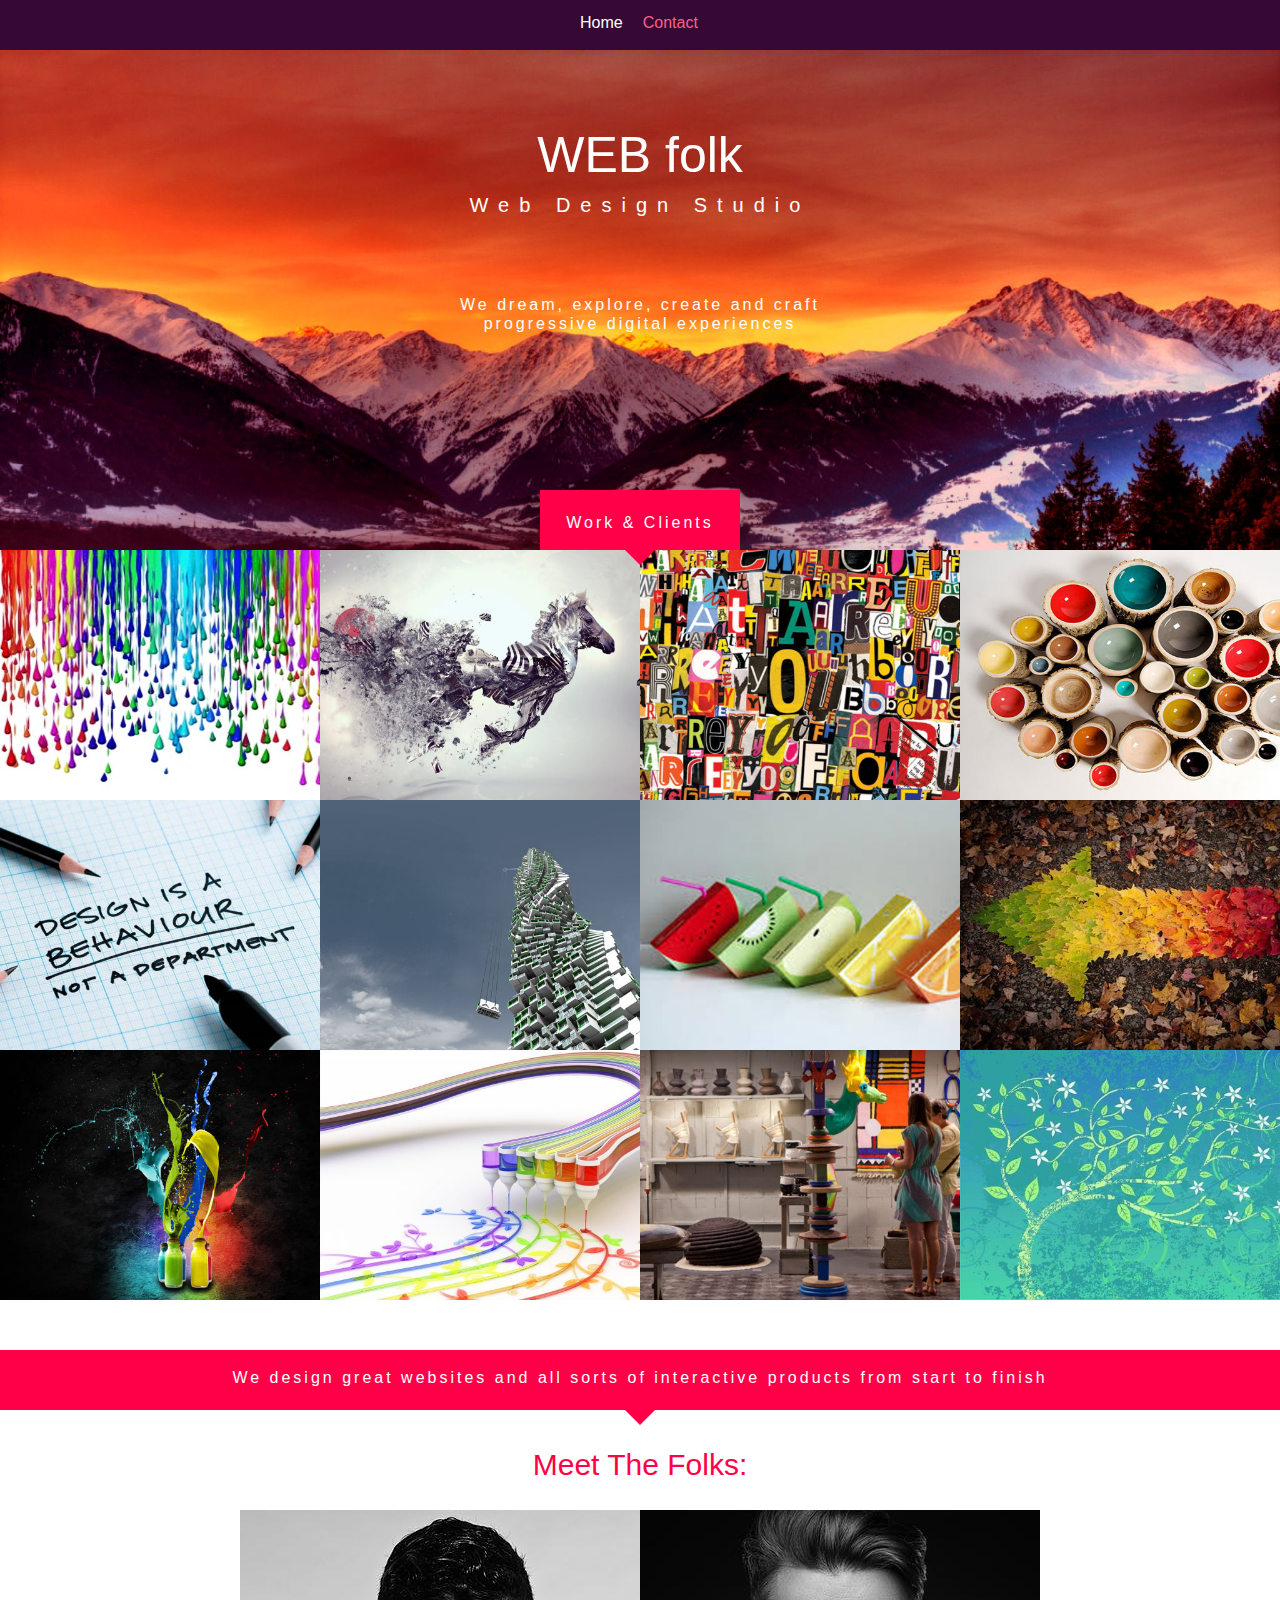
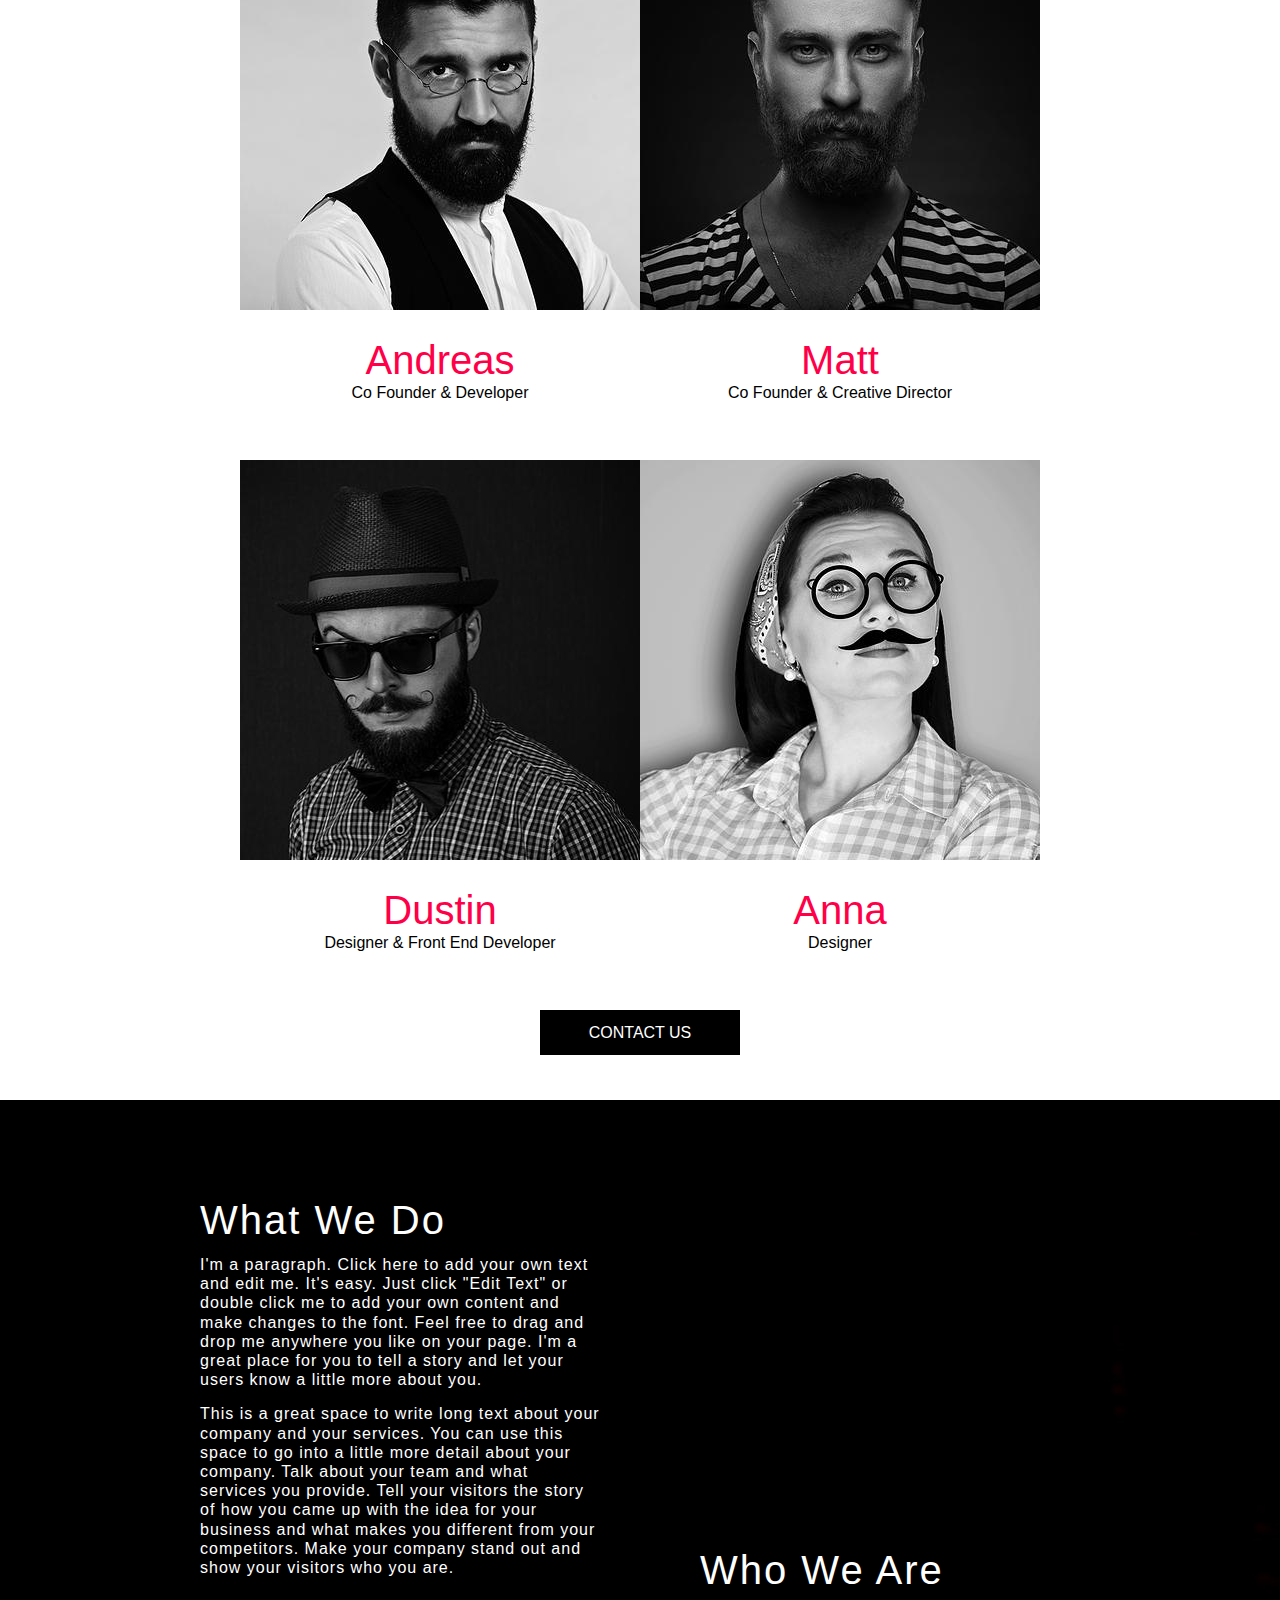
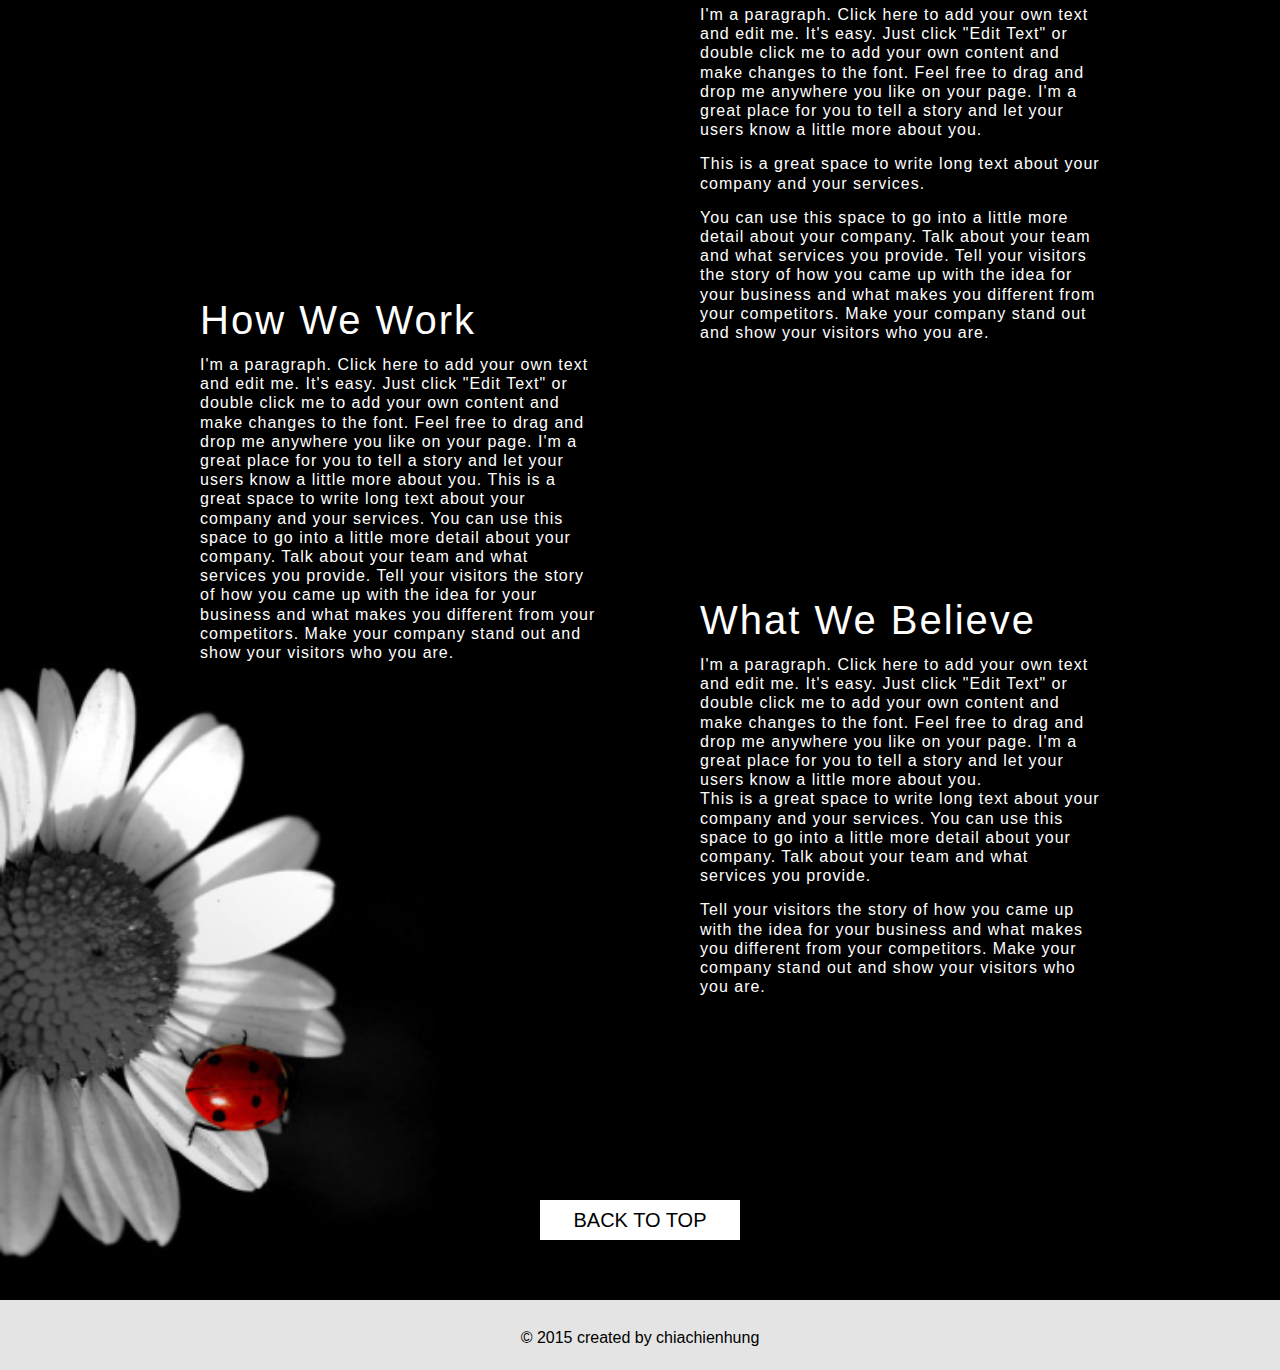
<file: cch3/index.html>
<html>
<head>
	<link rel="stylesheet" type="text/css" href="reset.css">
	<link rel="stylesheet" type="text/css" href="style.css">
</head>

<body>
	<div id="headline">
		<ul id="h1">
			<a class='s' href="#"><li class='nav1'>Home</li></a>
			<a class='s' href="#"><li class='nav2'>Contact</li></a>
		</ul>
	</div>
	<div id="upper">
		<div id="uptop">
			<p class="ut1">WEB folk</p>
			<p class="ut2">Web Design Studio</p>
			<p class="ut3">We dream, explore, create and craft<br>progressive digital experiences</p>
			<div id="uttag"><p>Work &amp; Clients</p></div>
		</div>
		<div id="upbottom">
			<div id="ub1">
				<a class="c" href="#"><div id="ub11" class="ub"></div></a>
				<a class="c" href="#"><div id="ub12" class="ub"></div></a>
				<a class="c" href="#"><div id="ub13" class="ub"></div></a>
				<a class="c" href="#"><div id="ub14" class="ub"></div></a>
			</div>
			<div id="ub2">
				<a class="c" href="#"><div id="ub21" class="ub"></div></a>
				<a class="c" href="#"><div id="ub22" class="ub"></div></a>
				<a class="c" href="#"><div id="ub23" class="ub"></div></a>
				<a class="c" href="#"><div id="ub24" class="ub"></div></a>
			</div>
			<div id="ub3">
				<a class="c" href="#"><div id="ub31" class="ub"></div></a>
				<a class="c" href="#"><div id="ub32" class="ub"></div></a>
				<a class="c" href="#"><div id="ub33" class="ub"></div></a>
				<a class="c" href="#"><div id="ub34" class="ub"></div></a>
			</div>
		</div>
	</div>

	<div id="middle">
		<div id="midtop"><p>We design great websites and all sorts of interactive products from start to finish</p></div>
		<div id="midhead">
			<p>Meet The Folks:</p>
		</div>
		<div id="midbody">
			<div id="mb1">
				<img class="p" src="images/p1.png">
				<p class="t1">Andreas</p>
				<p class="t2">Co Founder &amp; Developer</p>
			</div>
			<div id="mb2">
				<img class="p" src="images/p2.png">
				<p class="t1">Matt</p>
				<p class="t2">Co Founder &amp; Creative Director</p>
			</div>
			<div id="mb3">
				<img class="p" src="images/p3.png">
				<p class="t1">Dustin</p>
				<p class="t2">Designer &amp; Front End Developer</p>
			</div>
			<div id="mb4">
				<img class="p" src="images/p4.png">
				<p class="t1">Anna</p>
				<p class="t2">Designer</p>
			</div>
		</div>
		<div id="midbottom">
			<a href="#"><p>CONTACT US</p></a>
		</div>
	</div>

	<div id="leg">
		<div id="legwhole">
			<div id="legleft">
				<div id="ll1">
					<p class="t3">What We Do</p>
					<p class="t4">I&apos;m a paragraph. Click here to add your own text and edit me. It&apos;s easy. Just click &quot;Edit Text&quot; or double click me to add your own content and make changes to the font. Feel free to drag and drop me anywhere you like on your page. I&apos;m a great place for you to tell a story and let your users know a little more about you.</p>
					<p class="t4">This is a great space to write long text about your company and your services. You can use this space to go into a little more detail about your company. Talk about your team and what services you provide. Tell your visitors the story of how you came up with the idea for your business and what makes you different from your competitors. Make your company stand out and show your visitors who you are.</p>
				</div>
				<div id="ll2">
					<p class="t3">How We Work</p>
					<p class="t4">I&apos;m a paragraph. Click here to add your own text and edit me. It&apos;s easy. Just click &quot;Edit Text&quot; or double click me to add your own content and make changes to the font. Feel free to drag and drop me anywhere you like on your page. I&apos;m a great place for you to tell a story and let your users know a little more about you.</brboo>
					This is a great space to write long text about your company and your services. You can use this space to go into a little more detail about your company. Talk about your team and what services you provide. Tell your visitors the story of how you came up with the idea for your business and what makes you different from your competitors. Make your company stand out and show your visitors who you are.</p>
				</div>
			</div>
			<div id="legright">
				<div id="lr1">
					<p class="t3">Who We Are</p>
					<p class="t4">I&apos;m a paragraph. Click here to add your own text and edit me. It&apos;s easy. Just click &quot;Edit Text&quot; or double click me to add your own content and make changes to the font. Feel free to drag and drop me anywhere you like on your page. I&apos;m a great place for you to tell a story and let your users know a little more about you.</p>
					<p class="t4">This is a great space to write long text about your company and your services.</p>
					<p class="t4">You can use this space to go into a little more detail about your company. Talk about your team and what services you provide. Tell your visitors the story of how you came up with the idea for your business and what makes you different from your competitors. Make your company stand out and show your visitors who you are.</p>
				</div>
				<div id="lr2">
					<p class="t3">What We Believe</p>
					<p class="t4">I&apos;m a paragraph. Click here to add your own text and edit me. It&apos;s easy. Just click &quot;Edit Text&quot; or double click me to add your own content and make changes to the font. Feel free to drag and drop me anywhere you like on your page. I&apos;m a great place for you to tell a story and let your users know a little more about you.</br>
					This is a great space to write long text about your company and your services. You can use this space to go into a little more detail about your company. Talk about your team and what services you provide.</p>
					<p class="t4">Tell your visitors the story of how you came up with the idea for your business and what makes you different from your competitors. Make your company stand out and show your visitors who you are.</p>
				</div>
			</div>
		</div>
		<div id="legbottom">
			<a href="#"><p>BACK TO TOP</p></a>
		</div>
	</div>

	<div id="foot">
		<p>&copy; 2015 created by chiachienhung</p>
	</div>


</body>

</html>
</file>
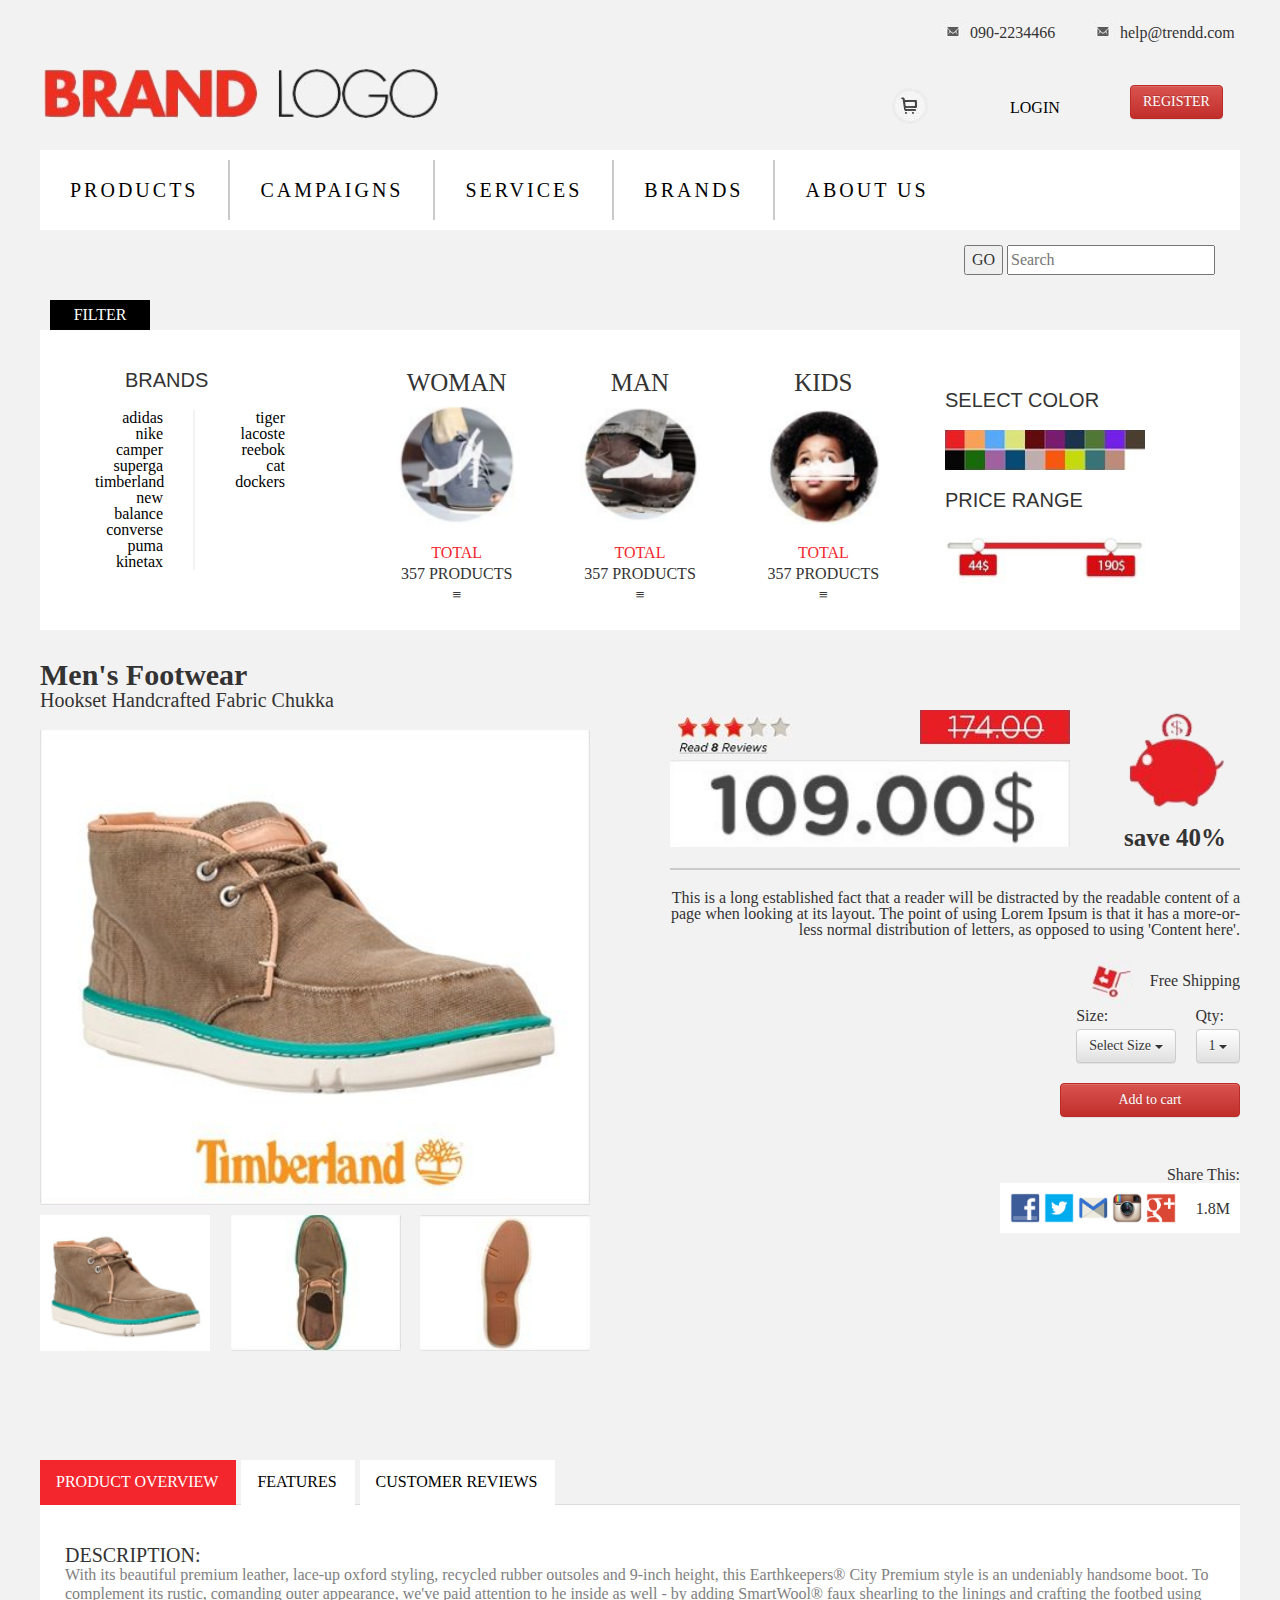
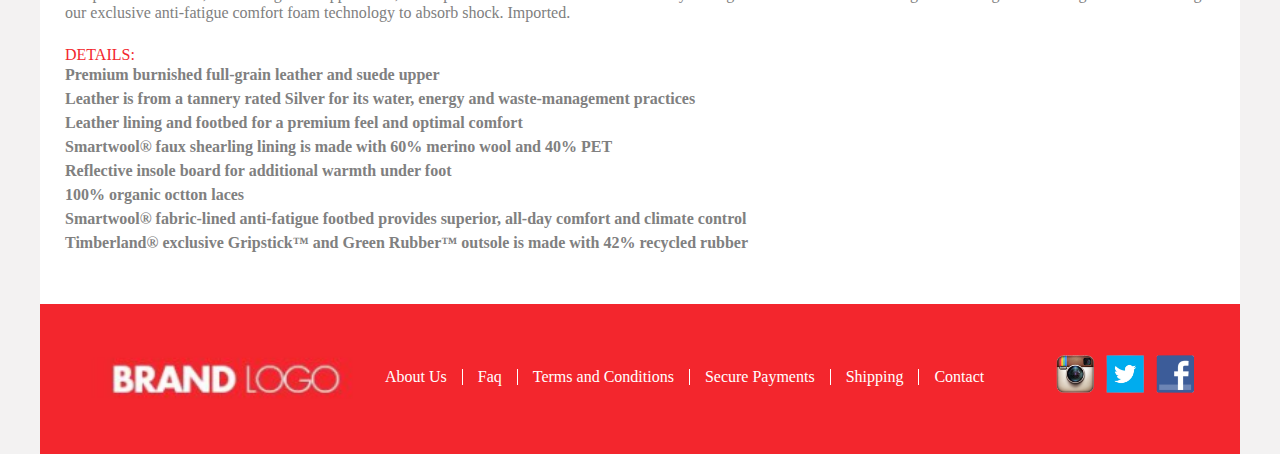
<file: cch5/index.html>
<html>
<head>
	<title>Doc.t7</title>
	<link rel="stylesheet" type="text/css" href="css/reset.css">
	<link rel="stylesheet" href="css/bootstrap.css">
	<link rel="stylesheet" href="css/bootstrap.min.css">
	<link rel="stylesheet" href="css/bootstrap-theme.css">
	<link rel="stylesheet" href="css/bootstrap-theme.min.css">
	<link rel="stylesheet" href="css/screen.css">
	<script src="js/bootstrap.js"></script>
</head>
<body>
	<div id="header">
		<a href="#"><img id="headerleft" class="logo" src="images/logo.png"></a>
		<div id="headerright">
			<div id="hr1">
				<div id="hr11">
					<a href="#"><img class="mail" src="images/mail.png"></a>
					<p>090-2234466</p>
				</div>
				<div id="hr12">
					<a href="#"><img class="mail" src="images/mail.png"></a>
					<p>help@trendd.com</p>
				</div>	
			</div>
			<ul id="hr2">
				<li><a href="#"><img class="cart" src="images/cart.png"></a></li>
				<li><a href="#" class="login">LOGIN</a></li>
				<li><button type="button" class="btn btn-danger">REGISTER</button></li>
			</ul>
		</div>
	</div>
	<div id="navigation">
		<ul>
			<li class="b1"><a href="#">PRODUCTS</a></li>
			<li class="b1"><a href="#">CAMPAIGNS</a></li>
			<li class="b1"><a href="#">SERVICES</a></li>
			<li class="b1"><a href="#">BRANDS</a></li>
			<li><a href="#">ABOUT US</a></li>
		</ul>
		<form>
		<input type="submit" value="GO">
		<input type="text" id="search" placeholder="Search">
		</form>
	</div>
	<div id="top">
		<div id="toptitle">
			<p>FILTER</p>
		</div>
		<div id="topbox">
			<div id="top1eft" class="col-md-3">
				<p class="title1">BRANDS</p>
				<ul id="tl1">
					<li><a href="#" class="n2"><p>adidas</p></a></li>
					<li><a href="#" class="n2"><p>nike</p></a></li>
					<li><a href="#" class="n2"><p>camper</p></a></li>
					<li><a href="#" class="n2"><p>superga</p></a></li>
					<li><a href="#" class="n2"><p>timberland</p></a></li>
					<li><a href="#" class="n2"><p>new balance</p></a></li>
					<li><a href="#" class="n2"><p>converse</p></a></li>
					<li><a href="#" class="n2"><p>puma</p></a></li>
					<li><a href="#" class="n2"><p>kinetax</p></a></li>
				</ul>
				<ul id="tl2">
					<li><a href="#" class="n3"><p>tiger</p></a></li>
					<li><a href="#" class="n3"><p>lacoste</p></a></li>
					<li><a href="#" class="n3"><p>reebok</p></a></li>
					<li><a href="#" class="n3"><p>cat</p></a></li>
					<li><a href="#" class="n3"><p>dockers</p></a></li>
				</ul>
			</div>
			<div id="topcenter" class="col-md-6">
				<div id="tc1" class="col-md-4">
					<p class="text1">WOMAN</p>
					<img class="c" src="images/c1.png">
					<p class="text2">TOTAL</p>
					<p class="text3">357 PRODUCTS</p>
					<a href="#"><p class="text4">&equiv;</p></a>
				</div>
				<div id="tc2" class="col-md-4">
					<p class="text1">MAN</p>
					<img class="c" src="images/c2.png">
					<p class="text2">TOTAL</p>
					<p class="text3">357 PRODUCTS</p>
					<a href="#"><p class="text4">&equiv;</p></a>
				</div>
				<div id="tc3" class="col-md-4">
					<p class="text1">KIDS</p>
					<img class="c" src="images/c3.png">
					<p class="text2">TOTAL</p>
					<p class="text3">357 PRODUCTS</p>
					<a href="#"><p class="text4">&equiv;</p></a>
				</div>
			</div>
			<div id="topright" class="col-md-3">
				<div id="tr1">
					<p class="title2">SELECT COLOR</p>
					<img src="images/color.png">
				</div>
				<div id="tr2">
					<p class="title2">PRICE RANGE</p>
					<img src="images/slider.png">
				</div>
			</div>
		</div>
	</div>
	<div id="middle">
		<h1>Men&apos;s Footwear</h1>
		<h2>Hookset Handcrafted Fabric Chukka</h2>
		<div id="middleleft">
			<a href="#"><img class="Timberland" src="images/Timberland.png"></a>
			<div id="ml1">
				<a href="#"><img id="s1" class="s" src="images/s1.png"></a>
				<a href="#"><img id="s2" class="s" src="images/s2.png"></a>
				<a href="#"><img id="s3" class="s" src="images/s3.png"></a>
			</div>
		</div>
		<div id="middleright">
			<div id="mr1">
				<div id="mr1left">
					<div>
					<img id="star" src="images/star.png">
					<img id="pricetag1" src="images/pricetag1.png">
					</div>
					<img id="pricetag2" src="images/pricetag2.png">
				</div>
				<div id="mr1right">
					<img id="pig"src="images/pig.png">
					<p>save 40%</p>
				</div>
			</div>
			<div id="mr2">
				<p id="k1">This is a long established fact that a reader will be distracted by the readable content of a page when looking at its layout. The point of using Lorem Ipsum is that it has a more-or-less normal distribution of letters, as opposed to using &apos;Content here&apos;.</p>
				<div id="k2">
					<img src="images/shipping.png">
					<p>Free Shipping</p>
				</div>
				<div id="dropdown">
					<div id="dropdown1">
						<p>Qty:</p>
						<div class="dropdown">
		  					<button class="btn btn-default dropdown-toggle" type="button" id="dropdownMenu1" data-toggle="dropdown" aria-haspopup="true" aria-expanded="true">
		    					1 <span class="caret"></span>
		  					</button>
		  					<ul class="dropdown-menu" aria-labelledby="dropdownMenu1">
							    <li><a href="#">1</a></li>
							    <li><a href="#">2</a></li>
							    <li><a href="#">3</a></li>
							    <li><a href="#">4</a></li>
							    <li><a href="#">5</a></li>
							</ul>
						</div>
					</div>
					<div id="dropdown2">
						<p id="size">Size:</p>
						<div class="dropdown">
		  					<button class="btn btn-default dropdown-toggle" type="button" id="dropdownMenu1" data-toggle="dropdown" aria-haspopup="true" aria-expanded="true">
		    					Select Size <span class="caret"></span>
		  					</button>
		  					<ul class="dropdown-menu" aria-labelledby="dropdownMenu1">
							    <li><a href="#">Small</a></li>
							    <li><a href="#">Medium</a></li>
							    <li><a href="#">Large</a></li>
							    <li><a href="#">Extra Large</a></li>
							</ul>
						</div>
					</div>
				</div>
				<div id="adj">
					<button type="button" id="but1" class="btn btn-danger">Add to cart</button>
					<p>Share This:</p>
					<div id="ic">
						<a href="#"><img class="a" src="images/a1.png"></a>
						<a href="#"><img class="a" src="images/a2.png"></a>
						<a href="#"><img class="a" src="images/a3.png"></a>
						<a href="#"><img class="a" src="images/a4.png"></a>
						<a href="#"><img class="a" src="images/a5.png"></a>
						<p>1.8M</p>
					</div>
				</div>
			</div>
		</div>
	</div>
	<div id="bottom">
		<ul class="nav nav-tabs ">
  			<li role="presentation" class="tab1"><a href="#">PRODUCT OVERVIEW</a></li>
  			<li role="presentation" class="tab2"><a href="#">FEATURES</a></li>
  			<li role="presentation" class="tab2"><a href="#">CUSTOMER REVIEWS</a></li>
		</ul>
		<div id="textbox">
			<h3>DESCRIPTION:</h3>
			<p class="p1">With its beautiful premium leather, lace-up oxford styling, recycled rubber outsoles and 9-inch height, this Earthkeepers&reg; City Premium style is an undeniably handsome boot. To complement its rustic, comanding outer appearance, we've paid attention to he inside as well - by adding SmartWool&reg; faux shearling to the linings and crafting the footbed using our exclusive anti-fatigue comfort foam technology to absorb shock. Imported.</p>
			<h4>DETAILS:</h4>
			<p class="text4">Premium burnished full-grain leather and suede upper</p>
			<p class="text4">Leather is from a tannery rated Silver for its water, energy and waste-management practices</p>
			<p class="text4">Leather lining and footbed for a premium feel and optimal comfort</p>
			<p class="text4">Smartwool&reg; faux shearling lining is made with 60% merino wool and 40% PET</p>
			<p class="text4">Reflective insole board for additional warmth under foot</p>
			<p class="text4">100% organic octton laces</p>
			<p class="text4">Smartwool&reg; fabric-lined anti-fatigue footbed provides superior, all-day comfort and climate control</p>
			<p class="text4">Timberland&reg; exclusive Gripstick&trade; and Green Rubber&trade; outsole is made with 42% recycled rubber</p>
		</div>
	</div>
	<div id="foot">
		<a id="footleft" class="col-md-3" href="#"><img class="logo2" src="images/logo2.png"></a>
		<ul id="footcenter" class="col-md-7">
			<li class="g"><a href="#">About Us</a></li>
			<li class="g"><a href="#">Faq</a></li>
			<li class="g"><a href="#">Terms and Conditions</a></li>
			<li class="g"><a href="#">Secure Payments</a></li>
			<li class="g"><a href="#">Shipping</a></li>
			<li><a href="#">Contact</a></li>
		</ul>
		<div id="footright" class="col-md-2">
			<a href="#"><img class="i" src="images/i3.png"></a>
			<a href="#"><img class="i" src="images/i2.png"></a>
			<a href="#"><img class="i" src="images/i1.png"></a>
		</div>
	</div>
</body>
</html>
</file>
<file: cch3/style.css>
body{
	background-color:white;
	font-family: Arial, Helvetica, sans-serif;
}
a{
	text-decoration:none;
	cursor:pointer;
}
#headline{
	width:100%;
	height:50px;
	background-color:rgb(54,8,54)
}
#h1{
	width:140px;
	padding-top:15px;
	padding-bottom:15px;
	height:20px;
	margin:0 auto;
	text-align:center;
}
.nav1{
	float:left;
	margin:0 10px;
	color:white;
}
.nav2{
	float:left;
	margin:0 10px;
	color:rgb(255,94,139);
}
.nav1:hover,.nav2:hover{
	color:white;
}
#upper{
	clear:left;
	width:100%;
	height:1300px;
	background-color:white;
}
#uptop{
	width:auto;
 	height:500px;
	background-image:url(images/mountain.jpg);
	background-size: 100% auto;
}
.ut1{
	color:white;
	text-align:center;
	padding-top:80px;
	font-size:50px;
}
.ut2{
	color:white;
	text-align:center;
	padding-top:15px;
	font-size:20px;
	letter-spacing: 10px;
}
.ut3{
	color:white;
	text-align:center;
	padding-top:80px;
	line-height:120%;
	letter-spacing: 3px;
}
#uttag{  
    padding-top:20px;
    padding-bottom:20px;
    width:200px;
    margin:0 auto;
    height:20px;   
    background-color:#FF0048;
    bottom:-157px;
    position:relative;
}
#uttag::before{ 
	z-index:1; 
    content:"";  
    width: 0;  
    height: 0;  
    border: 15px solid #FF0048;  
    border-color:#FF0048 transparent transparent transparent;  
    position:relative;
    bottom: -40px;  
    display: inline-block;
    left: 50%;
    margin-left:-15px;	 
} 
#uttag p{
	position:relative;
	text-align:center;
	color:white;
	letter-spacing: 3px;
	bottom:25px;
}
#upbottom{
	width:auto;
 	height:800px; 
}
.ub{
	width:25%;
	height:250px;
	background-size:cover;
}
#ub11{
	float:left;
	background-image:url(images/c1.jpg);
}
#ub12{
	float:left;
	background-image:url(images/c2.jpg);
}
#ub13{
	float:left;
	background-image:url(images/c3.jpg);
}
#ub14{
	float:left;
	background-image:url(images/c4.jpg);
}
#ub2{
	clear:left;
}
#ub21{
	float:left;
	background-image:url(images/c5.jpg);
}
#ub22{
	float:left;
	background-image:url(images/c6.jpg);
}
#ub23{
	float:left;
	background-image:url(images/c7.jpg);
}
#ub24{
	float:left;
	background-image:url(images/c8.jpg);
}
#ub3{
	clear:left;
}
#ub31{
	float:left;
	background-image:url(images/c9.jpg);
}
#ub32{
	float:left;
	background-image:url(images/c10.jpg);
}
#ub33{
	float:left;
	background-image:url(images/c11.jpg);
}
#ub34{
	float:left;
	background-image:url(images/c12.jpg);
}
.c{
	cursor:pointer;
}
#upbottom .ub:hover{
	background-image:url(images/title.png);
	background-size: cover;  
}
#middle{
	clear:left;
	width:100%;
	height:1350px;
	background-color:white;
}
#midtop{  
    padding:20px;
    height:20px;   
    position: relative;
    background-color:#FF0048;  
}   
#midtop::before{  
    content:"";  
    width: 0;  
    height: 0;  
    border: 15px solid #FF0048;  
    border-color:#FF0048 transparent transparent transparent;  
    position:absolute;  
    bottom: -30px;  
    display: inline-block;
    left: 50%;
    margin-left:-15px; 
}
#midtop p{
	text-align:center;
	color:white;
	letter-spacing: 3px;
}
#midhead{
	padding-top:40px;
	height:60px;
}
#midhead p{
	text-align: center;
	font-size:30px;
	color:#FF0048;
}
#midbody{
	width:800px;
	height:1100px;
	margin:0 auto;
}
#mb1{
	float:left;
	width:400px;
	height:550px;
}
#mb2{
	float:left;
	width:400px;
	height:550px;
}
#mb3{
	clear:left;
	float:left;
	width:400px;
	height:550px;
}
#mb4{
	float:left;
	width:400px;
	height:550px;
}
.t1{
	padding-top:30px;
	text-align:center;
	font-size:40px;
	color:#FF0048;
}
.t2{
	padding-top:5px;
	text-align:center;
	color:black;
}
#midbottom{
	clear:left;
	height:30px;
	width:200px;
	background-color:black;
	padding-top:15px;
	margin:0 auto;
}
#midbottom p{
	text-align:center;
	color:white;
}
#midbottom:hover{
	background-color:#FF0048;
}

#leg{
	width:auto;
 	height:1800px;
	background-image:url(images/black.png);
	background-size:cover;
}
#legwhole{
	width:1300px;
	height:1700px;
	margin:0 auto;
}
#legleft{
	float:left;
	padding-top:100px;
	padding-right:50px;
	padding-left:200px;
	width:400px;
	height:1600px;
}
#ll1{
	height:700px;
}
#ll2{
	height:800px;
}
#legright{
	float:right;
	padding-top:450px;
	padding-left:50px;
	padding-right:200px;
	width:400px;
	height:1250px;
}
#lr1{
	height:650px;
}
#lr2{
	height:600px;
}
.t3{
	color:white;
	font-size:40px;
	letter-spacing: 2px;
}
.t4{
	padding-top:15px;
	line-height:120%;
	letter-spacing: 1px;
	color:white;
}
#legbottom{
	clear:right;
	height:30px;
	width:200px;
	background-color:white;
	padding-top:10px;
	margin:0 auto;
}
#legbottom p{
	font-size:20px;
	text-align:center;
	color:black;
}
#legbottom:hover, #legbottom p:hover{
	color:white;
	background-color:#FF0048;
}
#foot{
	background-color:#E5E4E4;
	height:40px;
	padding-top:30px;
}
#foot p{
	text-align: center;
}
</file>
<file: cch5/css/screen.css>
/* Welcome to Compass.
 * In this file you should write your main styles. (or centralize your imports)
 * Import this file using the following HTML or equivalent:
 * <link href="/stylesheets/screen.css" media="screen, projection" rel="stylesheet" type="text/css" /> */
/* line 5, C:/Ruby22-x64/lib/ruby/gems/2.2.0/gems/compass-core-1.0.3/stylesheets/compass/reset/_utilities.scss */
html, body, div, span, applet, object, iframe,
h1, h2, h3, h4, h5, h6, p, blockquote, pre,
a, abbr, acronym, address, big, cite, code,
del, dfn, em, img, ins, kbd, q, s, samp,
small, strike, strong, sub, sup, tt, var,
b, u, i, center,
dl, dt, dd, ol, ul, li,
fieldset, form, label, legend,
table, caption, tbody, tfoot, thead, tr, th, td,
article, aside, canvas, details, embed,
figure, figcaption, footer, header, hgroup,
menu, nav, output, ruby, section, summary,
time, mark, audio, video {
  margin: 0;
  padding: 0;
  border: 0;
  font: inherit;
  font-size: 100%;
  vertical-align: baseline;
}

/* line 22, C:/Ruby22-x64/lib/ruby/gems/2.2.0/gems/compass-core-1.0.3/stylesheets/compass/reset/_utilities.scss */
html {
  line-height: 1;
}

/* line 24, C:/Ruby22-x64/lib/ruby/gems/2.2.0/gems/compass-core-1.0.3/stylesheets/compass/reset/_utilities.scss */
ol, ul {
  list-style: none;
}

/* line 26, C:/Ruby22-x64/lib/ruby/gems/2.2.0/gems/compass-core-1.0.3/stylesheets/compass/reset/_utilities.scss */
table {
  border-collapse: collapse;
  border-spacing: 0;
}

/* line 28, C:/Ruby22-x64/lib/ruby/gems/2.2.0/gems/compass-core-1.0.3/stylesheets/compass/reset/_utilities.scss */
caption, th, td {
  text-align: left;
  font-weight: normal;
  vertical-align: middle;
}

/* line 30, C:/Ruby22-x64/lib/ruby/gems/2.2.0/gems/compass-core-1.0.3/stylesheets/compass/reset/_utilities.scss */
q, blockquote {
  quotes: none;
}
/* line 103, C:/Ruby22-x64/lib/ruby/gems/2.2.0/gems/compass-core-1.0.3/stylesheets/compass/reset/_utilities.scss */
q:before, q:after, blockquote:before, blockquote:after {
  content: "";
  content: none;
}

/* line 32, C:/Ruby22-x64/lib/ruby/gems/2.2.0/gems/compass-core-1.0.3/stylesheets/compass/reset/_utilities.scss */
a img {
  border: none;
}

/* line 116, C:/Ruby22-x64/lib/ruby/gems/2.2.0/gems/compass-core-1.0.3/stylesheets/compass/reset/_utilities.scss */
article, aside, details, figcaption, figure, footer, header, hgroup, main, menu, nav, section, summary {
  display: block;
}

/* line 14, ../sass/screen.scss */
body {
  background-color: #F3F2F2;
}

/* line 17, ../sass/screen.scss */
#header {
  width: 1200px;
  height: 120px;
  margin: 0 auto;
  padding-top: 20px;
  position: relative;
}

/* line 24, ../sass/screen.scss */
#headerleft {
  float: left;
  width: 400px;
  position: absolute;
  bottom: 0px;
}

/* line 30, ../sass/screen.scss */
#headerright {
  width: 300px;
  float: right;
}

/* line 34, ../sass/screen.scss */
#hr1 {
  height: 50px;
}
/* line 36, ../sass/screen.scss */
#hr1 #hr11 {
  width: 150px;
  height: 50px;
  float: left;
}
/* line 41, ../sass/screen.scss */
#hr1 #hr12 {
  width: 150px;
  height: 50px;
  float: left;
}
/* line 46, ../sass/screen.scss */
#hr1 img {
  float: left;
}
/* line 49, ../sass/screen.scss */
#hr1 p {
  float: left;
  padding: 5px 0 5 5;
  height: 30px;
  text-align: center;
}

/* line 56, ../sass/screen.scss */
#hr2 {
  float: right;
  width: 370px;
  height: 70px;
}
/* line 60, ../sass/screen.scss */
#hr2 li {
  width: 100px;
  float: left;
  margin-left: 20px;
  padding-top: 15px;
  padding-bottom: 15px;
}
/* line 67, ../sass/screen.scss */
#hr2 .login {
  position: relative;
  top: 15px;
  color: black;
}
/* line 71, ../sass/screen.scss */
#hr2 .login:hover {
  text-decoration: none;
  color: #E14C2A;
}

/* line 77, ../sass/screen.scss */
#navigation {
  clear: right;
  width: 1200px;
  margin: 30 auto;
  height: 80px;
  background-color: white;
}
/* line 83, ../sass/screen.scss */
#navigation ul {
  padding-top: 10px;
  float: left;
}
/* line 87, ../sass/screen.scss */
#navigation .b1 {
  border-right: 2px solid #CACACA;
}
/* line 90, ../sass/screen.scss */
#navigation li {
  float: left;
  height: 60px;
  padding: 20 30 20 30;
}
/* line 94, ../sass/screen.scss */
#navigation li a {
  color: black;
  letter-spacing: 3px;
  font-family: impact;
  font-size: 20px;
}
/* line 103, ../sass/screen.scss */
#navigation form {
  float: right;
  height: 80px;
  padding: 25px;
}
/* line 107, ../sass/screen.scss */
#navigation form input {
  height: 30px;
}

/* line 112, ../sass/screen.scss */
#top {
  clear: right;
  width: 1200px;
  margin: 0 auto;
}

/* line 117, ../sass/screen.scss */
#toptitle {
  width: 100px;
  height: 30px;
  padding: 7px;
  background-color: black;
  margin-left: 10px;
}
/* line 123, ../sass/screen.scss */
#toptitle p {
  color: white;
  text-align: center;
  font-family: cursive;
}

/* line 129, ../sass/screen.scss */
#topbox {
  background-color: white;
  height: 300px;
  padding: 40 20 10 20;
}
/* line 133, ../sass/screen.scss */
#topbox .title1 {
  font-size: 20px;
  font-family: Comic Sans MS,cursive,sans-serif;
  margin-bottom: 20px;
  margin-left: 50px;
}

/* line 140, ../sass/screen.scss */
#tl1 {
  float: left;
  width: 120px;
  padding-right: 30px;
  padding-left: 20px;
  border-right: 2px solid #F3F2F2;
}
/* line 146, ../sass/screen.scss */
#tl1 p {
  text-align: right;
  color: black;
}

/* line 151, ../sass/screen.scss */
#tl2 {
  float: left;
  width: 120px;
  padding-right: 30px;
  padding-left: 20px;
}
/* line 156, ../sass/screen.scss */
#tl2 p {
  text-align: right;
  color: black;
}

/* line 163, ../sass/screen.scss */
#topcenter #tc1 {
  padding-right: 10px;
  padding-left: 10px;
}
/* line 163, ../sass/screen.scss */
#topcenter #tc2 {
  padding-right: 10px;
  padding-left: 10px;
}
/* line 163, ../sass/screen.scss */
#topcenter #tc3 {
  padding-right: 10px;
  padding-left: 10px;
}
/* line 168, ../sass/screen.scss */
#topcenter .text1 {
  text-align: center;
  margin-bottom: 5px;
}
/* line 168, ../sass/screen.scss */
#topcenter .text2 {
  text-align: center;
  margin-bottom: 5px;
}
/* line 168, ../sass/screen.scss */
#topcenter .text3 {
  text-align: center;
  margin-bottom: 5px;
}
/* line 168, ../sass/screen.scss */
#topcenter .text4 {
  text-align: center;
  margin-bottom: 5px;
}
/* line 173, ../sass/screen.scss */
#topcenter img {
  width: 120px;
  display: block;
  margin: 10 auto 20 auto;
}
/* line 178, ../sass/screen.scss */
#topcenter .text1 {
  font-size: 25px;
}
/* line 181, ../sass/screen.scss */
#topcenter .text2 {
  color: #F3262D;
  font-family: cursive;
}
/* line 185, ../sass/screen.scss */
#topcenter .text4 {
  color: black;
}

/* line 190, ../sass/screen.scss */
#topright #tr1 {
  margin-top: 20px;
  margin-bottom: 20px;
}
/* line 194, ../sass/screen.scss */
#topright .title2 {
  font-size: 20px;
  font-family: Comic Sans MS,cursive,sans-serif;
  margin-bottom: 20px;
}

/* line 200, ../sass/screen.scss */
#middle {
  clear: left;
  width: 1200px;
  height: 750px;
  margin: 30 auto;
}
/* line 205, ../sass/screen.scss */
#middle h1 {
  font-size: 30px;
  font-weight: bold;
}
/* line 209, ../sass/screen.scss */
#middle h2 {
  font-size: 20px;
}

/* line 214, ../sass/screen.scss */
#middleleft {
  float: left;
  width: 600px;
  margin-top: 20px;
  padding-right: 20px;
}
/* line 219, ../sass/screen.scss */
#middleleft .Timberland {
  width: 550px;
}
/* line 222, ../sass/screen.scss */
#middleleft #ml1 {
  margin-top: 10px;
  clear: left;
  width: 550px;
  position: relative;
}
/* line 228, ../sass/screen.scss */
#middleleft #s1 {
  position: absolute;
  width: 170px;
  left: 0px;
}
/* line 233, ../sass/screen.scss */
#middleleft #s2 {
  position: absolute;
  width: 170px;
  left: 191.33333px;
}
/* line 238, ../sass/screen.scss */
#middleleft #s3 {
  position: absolute;
  width: 170px;
  right: 0px;
}

/* line 244, ../sass/screen.scss */
#middleright {
  float: left;
  width: 600px;
  height: 750px;
  padding-left: 30px;
}

/* line 250, ../sass/screen.scss */
#mr1 {
  clear: left;
  height: 160px;
  width: 570px;
  margin: 0 auto;
  border-bottom: 2px solid #CACACA;
}
/* line 256, ../sass/screen.scss */
#mr1 #mr1left {
  width: 400px;
  float: left;
}
/* line 259, ../sass/screen.scss */
#mr1 #mr1left #star {
  float: left;
}
/* line 262, ../sass/screen.scss */
#mr1 #mr1left #pricetag1 {
  float: right;
}
/* line 265, ../sass/screen.scss */
#mr1 #mr1left #pricetag2 {
  width: 400px;
  clear: left;
}
/* line 270, ../sass/screen.scss */
#mr1 #mr1right {
  width: 170px;
  padding-left: 40px;
  float: left;
}
/* line 274, ../sass/screen.scss */
#mr1 #mr1right #pig {
  width: 100px;
  display: block;
  margin: auto;
}
/* line 279, ../sass/screen.scss */
#mr1 #mr1right p {
  margin-top: 15px;
  text-align: center;
  font-weight: bold;
  font-size: 25px;
}

/* line 287, ../sass/screen.scss */
#mr2 {
  clear: left;
  width: 570px;
  height: 400px;
}
/* line 291, ../sass/screen.scss */
#mr2 #k1 {
  padding-top: 20px;
  text-align: right;
}
/* line 295, ../sass/screen.scss */
#mr2 #k2 {
  width: 150px;
  height: 50px;
  margin-top: 20px;
  float: right;
}
/* line 300, ../sass/screen.scss */
#mr2 #k2 img {
  height: 50px;
}
/* line 303, ../sass/screen.scss */
#mr2 #k2 p {
  height: 50px;
  padding-top: 15px;
  float: right;
  text-align: right;
}
/* line 310, ../sass/screen.scss */
#mr2 #dropdown {
  clear: right;
  width: 570px;
  height: 50px;
}
/* line 314, ../sass/screen.scss */
#mr2 #dropdown #dropdown1 {
  float: right;
}
/* line 317, ../sass/screen.scss */
#mr2 #dropdown #dropdown2 {
  float: right;
  margin-right: 20px;
}
/* line 321, ../sass/screen.scss */
#mr2 #dropdown p {
  margin-bottom: 5px;
}

/* line 326, ../sass/screen.scss */
#adj {
  clear: right;
}
/* line 328, ../sass/screen.scss */
#adj #but1 {
  float: right;
  margin-top: 20px;
  margin-bottom: 50px;
  width: 180px;
}
/* line 334, ../sass/screen.scss */
#adj p {
  clear: right;
  text-align: right;
}
/* line 338, ../sass/screen.scss */
#adj #ic {
  float: right;
  width: 240px;
  padding: 10px;
  height: 50px;
  background-color: white;
}
/* line 344, ../sass/screen.scss */
#adj #ic img {
  width: 30px;
}
/* line 347, ../sass/screen.scss */
#adj #ic p {
  padding-top: 8px;
  float: right;
}

/* line 353, ../sass/screen.scss */
#bottom {
  clear: right;
  width: 1200px;
  height: 464px;
  margin: 30 auto 0 auto;
}
/* line 358, ../sass/screen.scss */
#bottom .tab1 {
  margin-right: 5px;
  background-color: #F3262D;
}
/* line 361, ../sass/screen.scss */
#bottom .tab1 a {
  color: white;
}
/* line 364, ../sass/screen.scss */
#bottom .tab1 a:hover {
  color: black;
}
/* line 368, ../sass/screen.scss */
#bottom .tab2 {
  margin-right: 5px;
  background-color: white;
}
/* line 371, ../sass/screen.scss */
#bottom .tab2 a {
  color: black;
}

/* line 376, ../sass/screen.scss */
#textbox {
  height: 400px;
  background-color: white;
  padding: 40 25 40 25;
}
/* line 380, ../sass/screen.scss */
#textbox .p1 {
  line-height: 120%;
  margin-bottom: 25px;
  color: grey;
}
/* line 385, ../sass/screen.scss */
#textbox h3 {
  font-size: 20px;
}
/* line 388, ../sass/screen.scss */
#textbox h4 {
  color: #F3262D;
}
/* line 391, ../sass/screen.scss */
#textbox .text4 {
  line-height: 150%;
  font-weight: bold;
  color: grey;
}

/* line 397, ../sass/screen.scss */
#foot {
  width: 1200px;
  background-color: #F3262D;
  padding-left: 30;
  padding-right: 30;
  height: 150px;
  margin: 0 auto;
}

/* line 405, ../sass/screen.scss */
#footleft {
  padding-top: 30px;
}
/* line 407, ../sass/screen.scss */
#footleft .logo2 {
  width: 280px;
}

/* line 411, ../sass/screen.scss */
#footcenter {
  height: 30px;
  padding-top: 65px;
}
/* line 414, ../sass/screen.scss */
#footcenter ul {
  float: left;
}
/* line 417, ../sass/screen.scss */
#footcenter .g {
  border-right: 1px solid white;
}
/* line 420, ../sass/screen.scss */
#footcenter li {
  float: left;
  padding-left: 15px;
  padding-right: 15px;
}
/* line 424, ../sass/screen.scss */
#footcenter li a {
  color: white;
}

/* line 429, ../sass/screen.scss */
#footright {
  padding-top: 50px;
}
/* line 431, ../sass/screen.scss */
#footright .i {
  float: right;
  margin-left: 10px;
  width: 40px;
}
</file>
